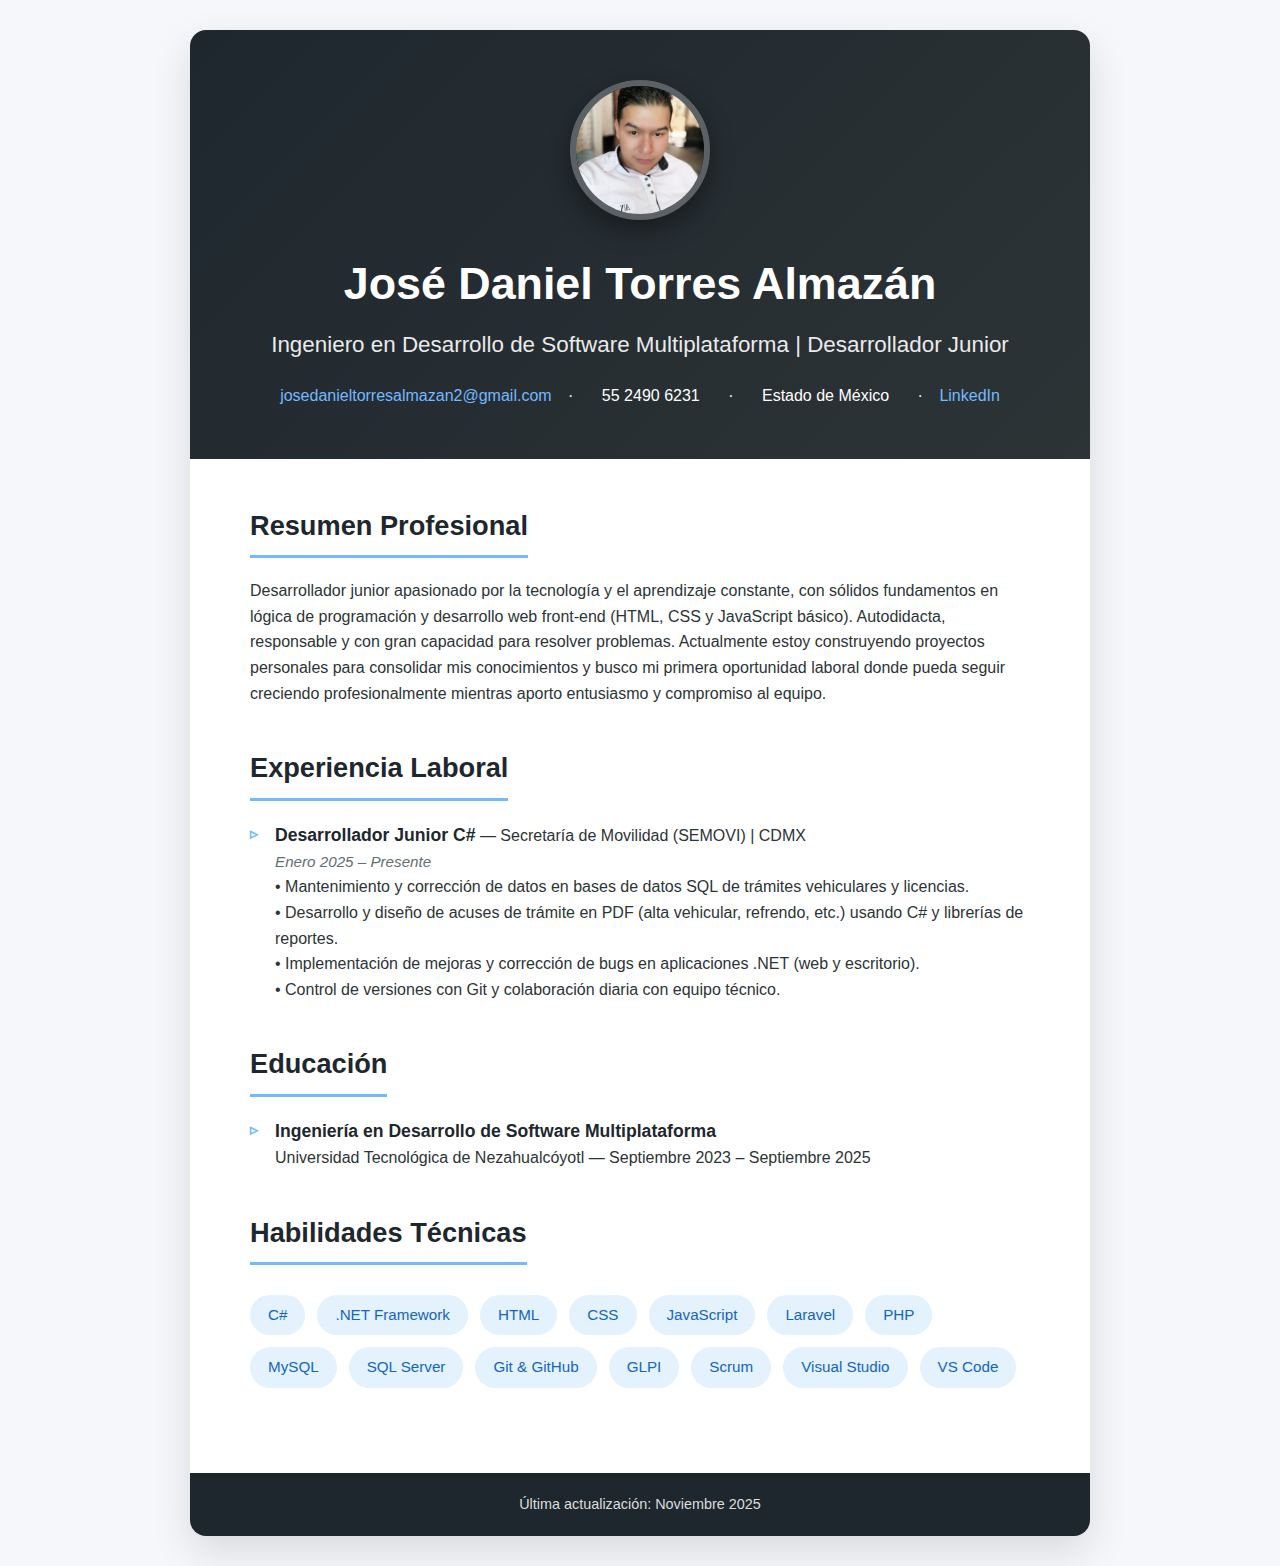
<file: mi_CV/index.html>
<!DOCTYPE html>
<html lang="es">
<head>
    <meta charset="UTF-8">
    <meta name="viewport" content="width=device-width, initial-scale=1.0">
    <title>CV - José Daniel Torres Almazán</title>
    
    <link rel="stylesheet" href="css/styles.css">
</head>
<body>

    <div class="container">

        <header>
            <img src="Daniel.jpeg" alt="José Daniel Torres Almazán" class="foto-perfil">
            <h1>José Daniel Torres Almazán</h1>
            <p class="titulo">Ingeniero en Desarrollo de Software Multiplataforma | Desarrollador Junior</p>
            <div class="contacto">
                <a href="mailto:josedanieltorresalmazan2@gmail.com">josedanieltorresalmazan2@gmail.com</a>
                <span>·</span>
                <span>55 2490 6231</span>
                <span>·</span>
                <span>Estado de México</span>
                <span>·</span>
                <a href="https://www.linkedin.com/feed/" target="_blank">LinkedIn</a>
            </div>
        </header>

        <main>

            <section>
                <h2>Resumen Profesional</h2>
                <p>Desarrollador junior apasionado por la tecnología y el aprendizaje constante, con sólidos fundamentos en lógica de programación y desarrollo web front-end (HTML, CSS y JavaScript básico). Autodidacta, responsable y con gran capacidad para resolver problemas. Actualmente estoy construyendo proyectos personales para consolidar mis conocimientos y busco mi primera oportunidad laboral donde pueda seguir creciendo profesionalmente mientras aporto entusiasmo y compromiso al equipo.</p>
            </section>

            <section>
                <h2>Experiencia Laboral</h2>
                <ul>
                    <li>
                        <strong>Desarrollador Junior C#</strong> — Secretaría de Movilidad (SEMOVI) | CDMX<br>
                        <em>Enero 2025 – Presente</em><br>
                        • Mantenimiento y corrección de datos en bases de datos SQL de trámites vehiculares y licencias.<br>
                        • Desarrollo y diseño de acuses de trámite en PDF (alta vehicular, refrendo, etc.) usando C# y librerías de reportes.<br>
                        • Implementación de mejoras y corrección de bugs en aplicaciones .NET (web y escritorio).<br>
                        • Control de versiones con Git y colaboración diaria con equipo técnico.
                    </li>
                </ul>
            </section>

            <section>
                <h2>Educación</h2>
                <ul>
                    <li>
                        <strong>Ingeniería en Desarrollo de Software Multiplataforma</strong><br>
                        Universidad Tecnológica de Nezahualcóyotl — Septiembre 2023 – Septiembre 2025
                    </li>
                </ul>
            </section>

            <section class="habilidades">
                <h2>Habilidades Técnicas</h2>
                <ul>
                    <li>C#</li>
                    <li>.NET Framework</li>
                    <li>HTML</li>
                    <li>CSS</li>
                    <li>JavaScript</li>
                    <li>Laravel</li>
                    <li>PHP</li>
                    <li>MySQL</li>
                    <li>SQL Server</li>
                    <li>Git & GitHub</li>
                    <li>GLPI</li>
                    <li>Scrum</li>
                    <li>Visual Studio</li>
                    <li>VS Code</li>
                </ul>
            </section>

        </main>

        <footer>
            Última actualización: Noviembre 2025
        </footer>

    </div>
</body>
</html>
</file>
<file: mi_CV/css/styles.css>
/* css/styles.css */
* { margin: 0; padding: 0; box-sizing: border-box; }

body {
    font-family: 'Segoe UI', Tahoma, Geneva, Verdana, sans-serif;
    background: #f5f7fa;
    color: #2d3436;
    line-height: 1.6;
    padding: 30px 15px;
}

.container {
    max-width: 900px;
    margin: 0 auto;
    background: white;
    border-radius: 16px;
    overflow: hidden;
    box-shadow: 0 15px 40px rgba(0,0,0,0.12);
}

/* HEADER */
header {
    background: linear-gradient(135deg, #1e272e 0%, #2d3436 100%);
    color: white;
    text-align: center;
    padding: 50px 30px;
}

.foto-perfil {
    width: 140px;
    height: 140px;
    border-radius: 50%;
    object-fit: cover;
    border: 6px solid rgba(255,255,255,0.25);
    margin-bottom: 20px;
    box-shadow: 0 10px 25px rgba(0,0,0,0.4);
}

header h1 { font-size: 2.8rem; margin-bottom: 8px; }
.titulo { font-size: 1.4rem; opacity: 0.9; margin-bottom: 20px; }
.contacto a { color: #74b9ff; text-decoration: none; }
.contacto span { margin: 0 12px; }

/* MAIN */
main { padding: 45px 60px; }
section { margin-bottom: 40px; }
h2 {
    color: #1e272e;
    font-size: 1.7rem;
    margin-bottom: 20px;
    padding-bottom: 8px;
    border-bottom: 3px solid #74b9ff;
    display: inline-block;
}

ul { list-style: none; }
li {
    margin-bottom: 12px;
    position: relative;
    padding-left: 25px;
}
li:before {
    content: "▹";
    color: #74b9ff;
    font-weight: bold;
    position: absolute;
    left: 0;
}

strong { color: #1e272e; font-size: 1.1rem; }
em { color: #636e72; font-size: 0.95rem; }

/* HABILIDADES */
.habilidades ul {
    display: flex;
    flex-wrap: wrap;
    gap: 12px;
    padding-top: 10px;
}
.habilidades li {
    background: #e3f2fd;
    color: #1565c0;
    padding: 8px 18px;
    border-radius: 30px;
    font-size: 0.95rem;
    font-weight: 500;
    margin: 0;
    padding-left: 18px;
}
.habilidades li:before { content: none; }

/* FOOTER */
footer {
    text-align: center;
    padding: 20px;
    background: #1e272e;
    color: #ddd;
    font-size: 0.9rem;
}

/* RESPONSIVE */
@media (max-width: 768px) {
    main { padding: 30px 25px; }
    header h1 { font-size: 2.3rem; }
}

@media print {
    body { background: white; padding: 0; }
    .container { box-shadow: none; border-radius: 0; }
}
</file>
<file: mi_CV/styles.css>
/* css/styles.css */
* { margin: 0; padding: 0; box-sizing: border-box; }

body {
    font-family: 'Segoe UI', Tahoma, Geneva, Verdana, sans-serif;
    background: #f5f7fa;
    color: #2d3436;
    line-height: 1.6;
    padding: 30px 15px;
}

.container {
    max-width: 900px;
    margin: 0 auto;
    background: white;
    border-radius: 16px;
    overflow: hidden;
    box-shadow: 0 15px 40px rgba(0,0,0,0.12);
}

/* HEADER */
header {
    background: linear-gradient(135deg, #1e272e 0%, #2d3436 100%);
    color: white;
    text-align: center;
    padding: 50px 30px;
}

.foto-perfil {
    width: 140px;
    height: 140px;
    border-radius: 50%;
    object-fit: cover;
    border: 6px solid rgba(255,255,255,0.25);
    margin-bottom: 20px;
    box-shadow: 0 10px 25px rgba(0,0,0,0.4);
}

header h1 { font-size: 2.8rem; margin-bottom: 8px; }
.titulo { font-size: 1.4rem; opacity: 0.9; margin-bottom: 20px; }
.contacto a { color: #74b9ff; text-decoration: none; }
.contacto span { margin: 0 12px; }

/* MAIN */
main { padding: 45px 60px; }
section { margin-bottom: 40px; }
h2 {
    color: #1e272e;
    font-size: 1.7rem;
    margin-bottom: 20px;
    padding-bottom: 8px;
    border-bottom: 3px solid #74b9ff;
    display: inline-block;
}

ul { list-style: none; }
li {
    margin-bottom: 12px;
    position: relative;
    padding-left: 25px;
}
li:before {
    content: "▹";
    color: #74b9ff;
    font-weight: bold;
    position: absolute;
    left: 0;
}

strong { color: #1e272e; font-size: 1.1rem; }
em { color: #636e72; font-size: 0.95rem; }

/* HABILIDADES */
.habilidades ul {
    display: flex;
    flex-wrap: wrap;
    gap: 12px;
    padding-top: 10px;
}
.habilidades li {
    background: #e3f2fd;
    color: #1565c0;
    padding: 8px 18px;
    border-radius: 30px;
    font-size: 0.95rem;
    font-weight: 500;
    margin: 0;
    padding-left: 18px;
}
.habilidades li:before { content: none; }

/* FOOTER */
footer {
    text-align: center;
    padding: 20px;
    background: #1e272e;
    color: #ddd;
    font-size: 0.9rem;
}

/* RESPONSIVE */
@media (max-width: 768px) {
    main { padding: 30px 25px; }
    header h1 { font-size: 2.3rem; }
}

@media print {
    body { background: white; padding: 0; }
    .container { box-shadow: none; border-radius: 0; }
}
</file>
